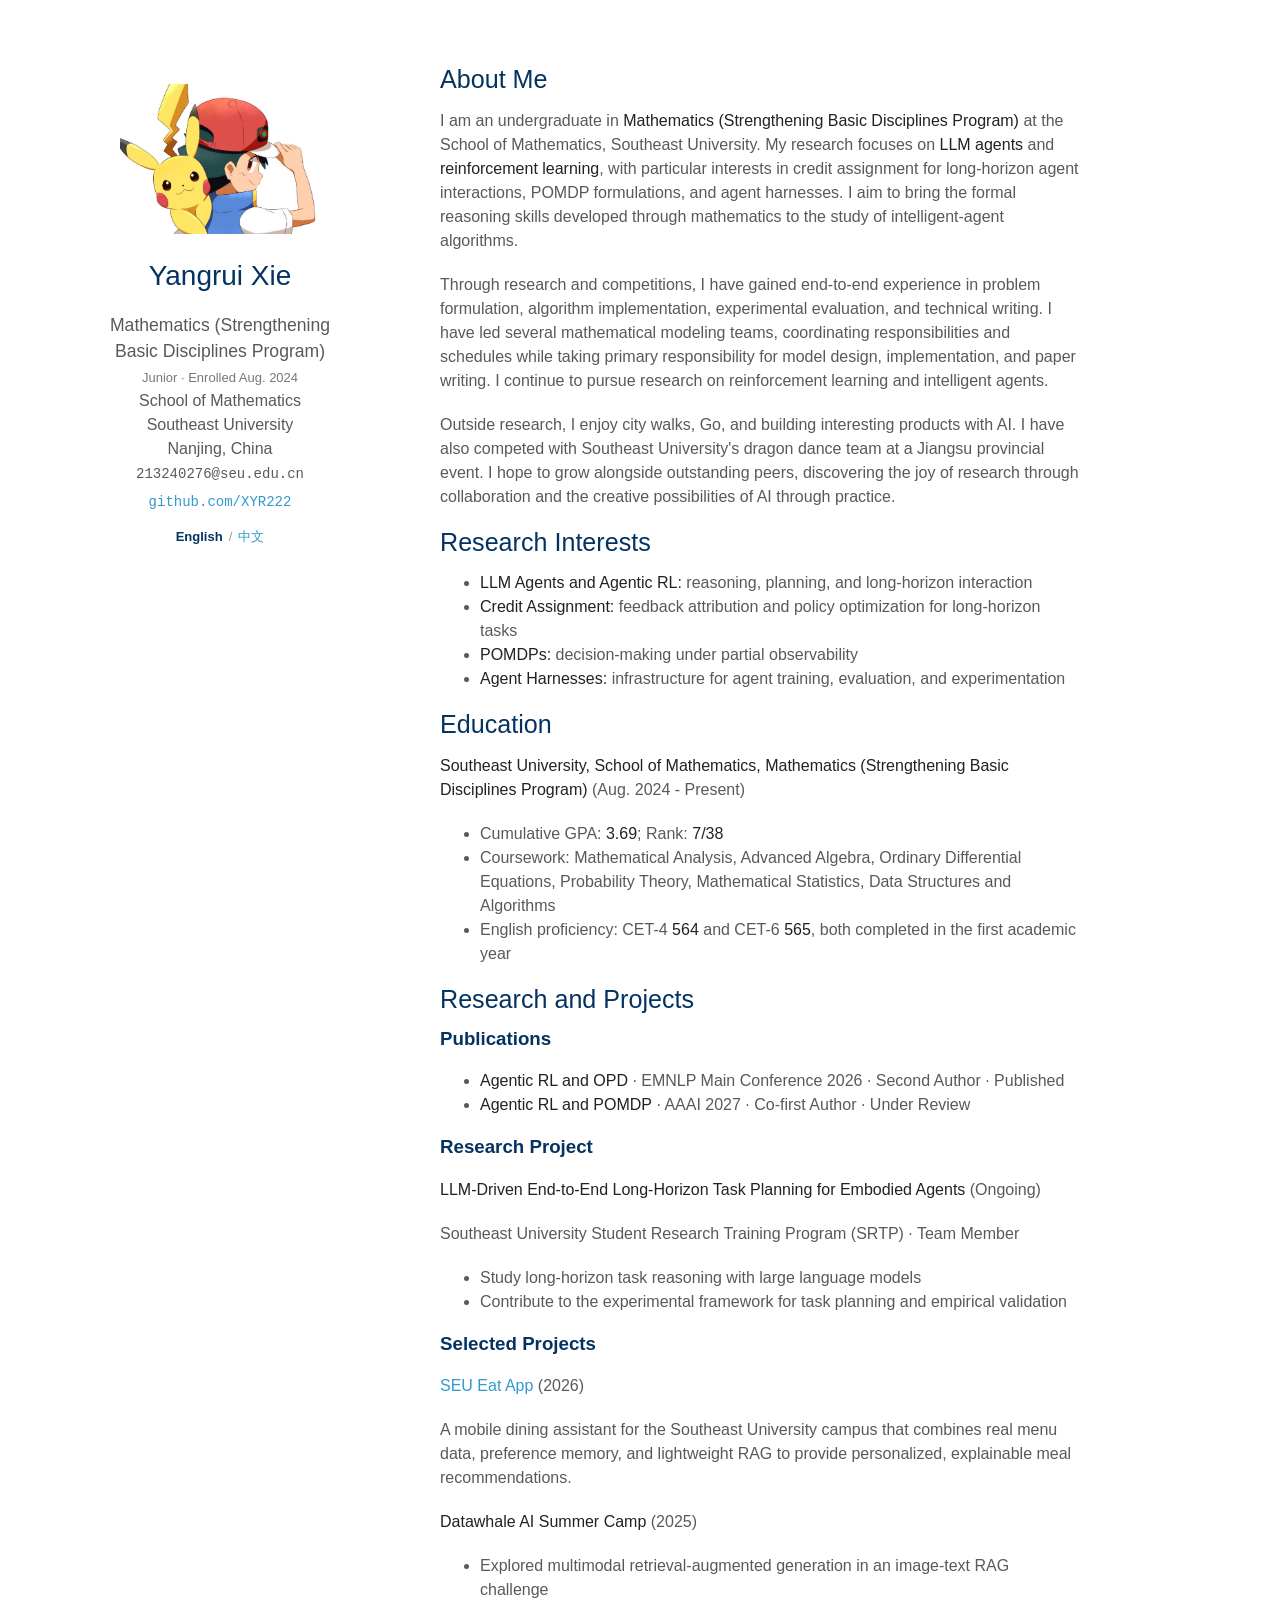
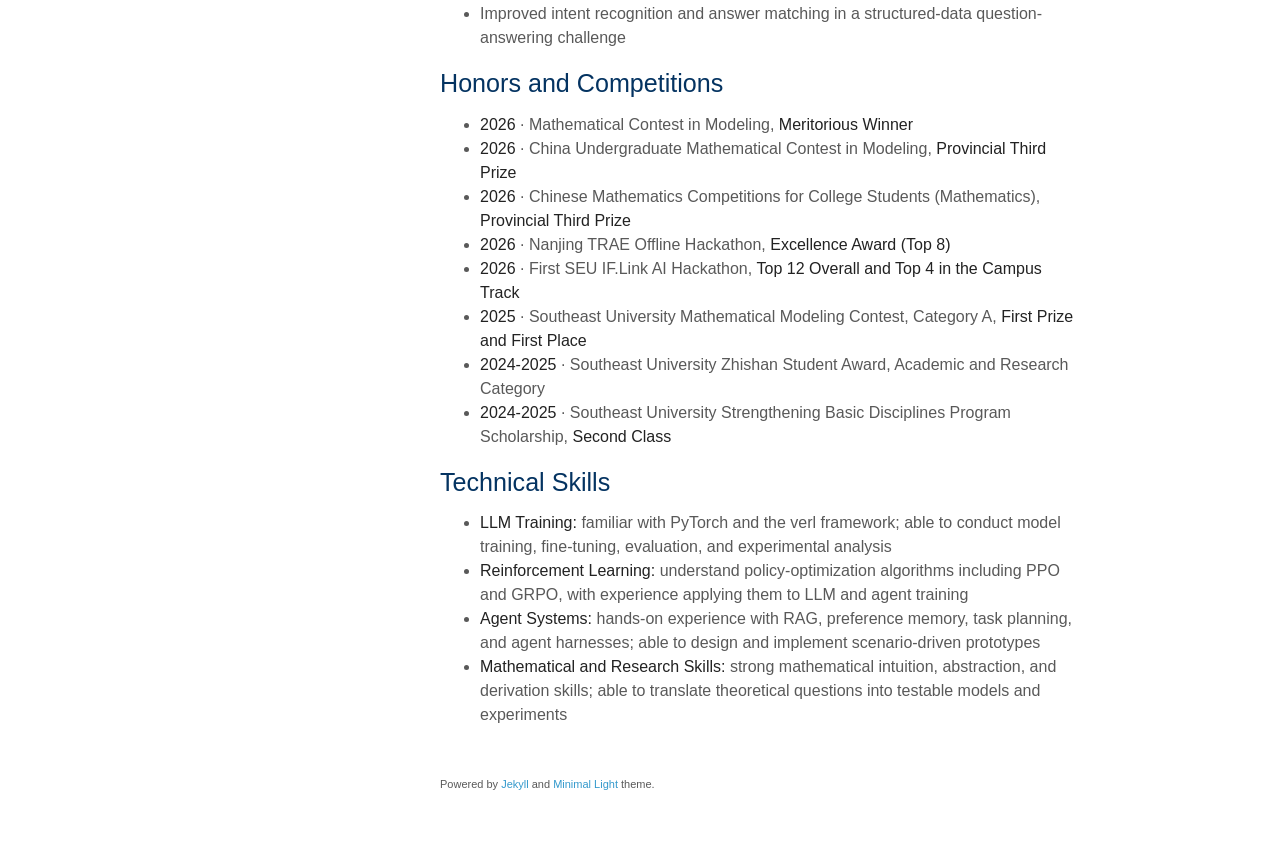
<file: index.html>
<!doctype html><html lang="en"><head>
  <meta charset="UTF-8"><meta name="viewport" content="width=device-width,initial-scale=1">
  <meta name="description" content="Academic homepage of Yangrui Xie. Research interests include LLM agents, reinforcement learning, credit assignment, and agent harnesses."><meta name="robots" content="noindex, nofollow, noarchive, nosnippet">
  <link rel="alternate" hreflang="en" href="/"><link rel="alternate" hreflang="zh-CN" href="/zh/"><link rel="alternate" hreflang="x-default" href="/">
  <link rel="icon" href="./assets/img/favicon.png" type="image/png"><title>Yangrui Xie | School of Mathematics, Southeast University</title>
  <link rel="stylesheet" href="./assets/css/font_sans_serif.css"><link rel="stylesheet" href="./assets/css/style.css"></head>
  <body><div class="wrapper"><header>
  <a class="image avatar"><img src="./assets/img/yangrui-xie.jpeg" alt="Yangrui Xie"></a>
  <h1>Yangrui Xie</h1><position style="font-size:1.10rem">Mathematics (Strengthening Basic Disciplines Program)</position><br>
  <div class="academic-status">Junior · Enrolled Aug. 2024</div>
  <a href="https://math.seu.edu.cn/"><autocolor>School of Mathematics<br>Southeast University</autocolor></a><br>
  <div class="address">Nanjing, China</div><email>213240276@seu.edu.cn</email>
  <div><a href="https://github.com/XYR222" style="display:block;margin:8px 0 0;font:14px/1.4 monospace,'Ubuntu Mono';text-align:center">github.com/XYR222</a></div>
  <nav class="language-switch" aria-label="Language"><a href="./" aria-current="page">English</a><span>/</span><a href="./zh/">中文</a></nav><br><br>
  </header><main><h2>About Me</h2>
<p>I am an undergraduate in <strong>Mathematics (Strengthening Basic Disciplines Program)</strong> at the School of Mathematics, Southeast University. My research focuses on <strong>LLM agents</strong> and <strong>reinforcement learning</strong>, with particular interests in credit assignment for long-horizon agent interactions, POMDP formulations, and agent harnesses. I aim to bring the formal reasoning skills developed through mathematics to the study of intelligent-agent algorithms.</p>
<p>Through research and competitions, I have gained end-to-end experience in problem formulation, algorithm implementation, experimental evaluation, and technical writing. I have led several mathematical modeling teams, coordinating responsibilities and schedules while taking primary responsibility for model design, implementation, and paper writing. I continue to pursue research on reinforcement learning and intelligent agents.</p>
<p>Outside research, I enjoy city walks, Go, and building interesting products with AI. I have also competed with Southeast University&#39;s dragon dance team at a Jiangsu provincial event. I hope to grow alongside outstanding peers, discovering the joy of research through collaboration and the creative possibilities of AI through practice.</p>
<h2>Research Interests</h2>
<ul>
<li><strong>LLM Agents and Agentic RL:</strong> reasoning, planning, and long-horizon interaction</li>
<li><strong>Credit Assignment:</strong> feedback attribution and policy optimization for long-horizon tasks</li>
<li><strong>POMDPs:</strong> decision-making under partial observability</li>
<li><strong>Agent Harnesses:</strong> infrastructure for agent training, evaluation, and experimentation</li>
</ul>
<h2>Education</h2>
<p><strong>Southeast University, School of Mathematics, Mathematics (Strengthening Basic Disciplines Program)</strong> (Aug. 2024 - Present)</p>
<ul>
<li>Cumulative GPA: <strong>3.69</strong>; Rank: <strong>7/38</strong></li>
<li>Coursework: Mathematical Analysis, Advanced Algebra, Ordinary Differential Equations, Probability Theory, Mathematical Statistics, Data Structures and Algorithms</li>
<li>English proficiency: CET-4 <strong>564</strong> and CET-6 <strong>565</strong>, both completed in the first academic year</li>
</ul>
<h2>Research and Projects</h2>
<h3>Publications</h3>
<div class="publications compact-publications"><ul>
    <li><strong>Agentic RL and OPD</strong> · EMNLP Main Conference 2026 · Second Author · Published</li>
    <li><strong>Agentic RL and POMDP</strong> · AAAI 2027 · Co-first Author · Under Review</li></ul></div>

<h3>Research Project</h3>
<p><strong>LLM-Driven End-to-End Long-Horizon Task Planning for Embodied Agents</strong> (Ongoing)</p>
<p>Southeast University Student Research Training Program (SRTP) · Team Member</p>
<ul>
<li>Study long-horizon task reasoning with large language models</li>
<li>Contribute to the experimental framework for task planning and empirical validation</li>
</ul>
<h3>Selected Projects</h3>
<p><strong><a href="https://github.com/XYR222/seu-eat-app">SEU Eat App</a></strong> (2026)</p>
<p>A mobile dining assistant for the Southeast University campus that combines real menu data, preference memory, and lightweight RAG to provide personalized, explainable meal recommendations.</p>
<p><strong>Datawhale AI Summer Camp</strong> (2025)</p>
<ul>
<li>Explored multimodal retrieval-augmented generation in an image-text RAG challenge</li>
<li>Improved intent recognition and answer matching in a structured-data question-answering challenge</li>
</ul>
<h2>Honors and Competitions</h2>
<ul>
<li><strong>2026</strong> · Mathematical Contest in Modeling, <strong>Meritorious Winner</strong></li>
<li><strong>2026</strong> · China Undergraduate Mathematical Contest in Modeling, <strong>Provincial Third Prize</strong></li>
<li><strong>2026</strong> · Chinese Mathematics Competitions for College Students (Mathematics), <strong>Provincial Third Prize</strong></li>
<li><strong>2026</strong> · Nanjing TRAE Offline Hackathon, <strong>Excellence Award (Top 8)</strong></li>
<li><strong>2026</strong> · First SEU IF.Link AI Hackathon, <strong>Top 12 Overall and Top 4 in the Campus Track</strong></li>
<li><strong>2025</strong> · Southeast University Mathematical Modeling Contest, Category A, <strong>First Prize and First Place</strong></li>
<li><strong>2024-2025</strong> · Southeast University Zhishan Student Award, Academic and Research Category</li>
<li><strong>2024-2025</strong> · Southeast University Strengthening Basic Disciplines Program Scholarship, <strong>Second Class</strong></li>
</ul>
<h2>Technical Skills</h2>
<ul>
<li><strong>LLM Training:</strong> familiar with PyTorch and the verl framework; able to conduct model training, fine-tuning, evaluation, and experimental analysis</li>
<li><strong>Reinforcement Learning:</strong> understand policy-optimization algorithms including PPO and GRPO, with experience applying them to LLM and agent training</li>
<li><strong>Agent Systems:</strong> hands-on experience with RAG, preference memory, task planning, and agent harnesses; able to design and implement scenario-driven prototypes</li>
<li><strong>Mathematical and Research Skills:</strong> strong mathematical intuition, abstraction, and derivation skills; able to translate theoretical questions into testable models and experiments</li>
</ul>
<br><p><small>Powered by <a href="https://jekyllrb.com/">Jekyll</a> and <a href="https://github.com/harryrichman/minimal-light-academic">Minimal Light</a> theme.</small></p></main><footer></footer></div>
  <script src="./assets/js/scale.fix.js"></script></body></html>
</file>
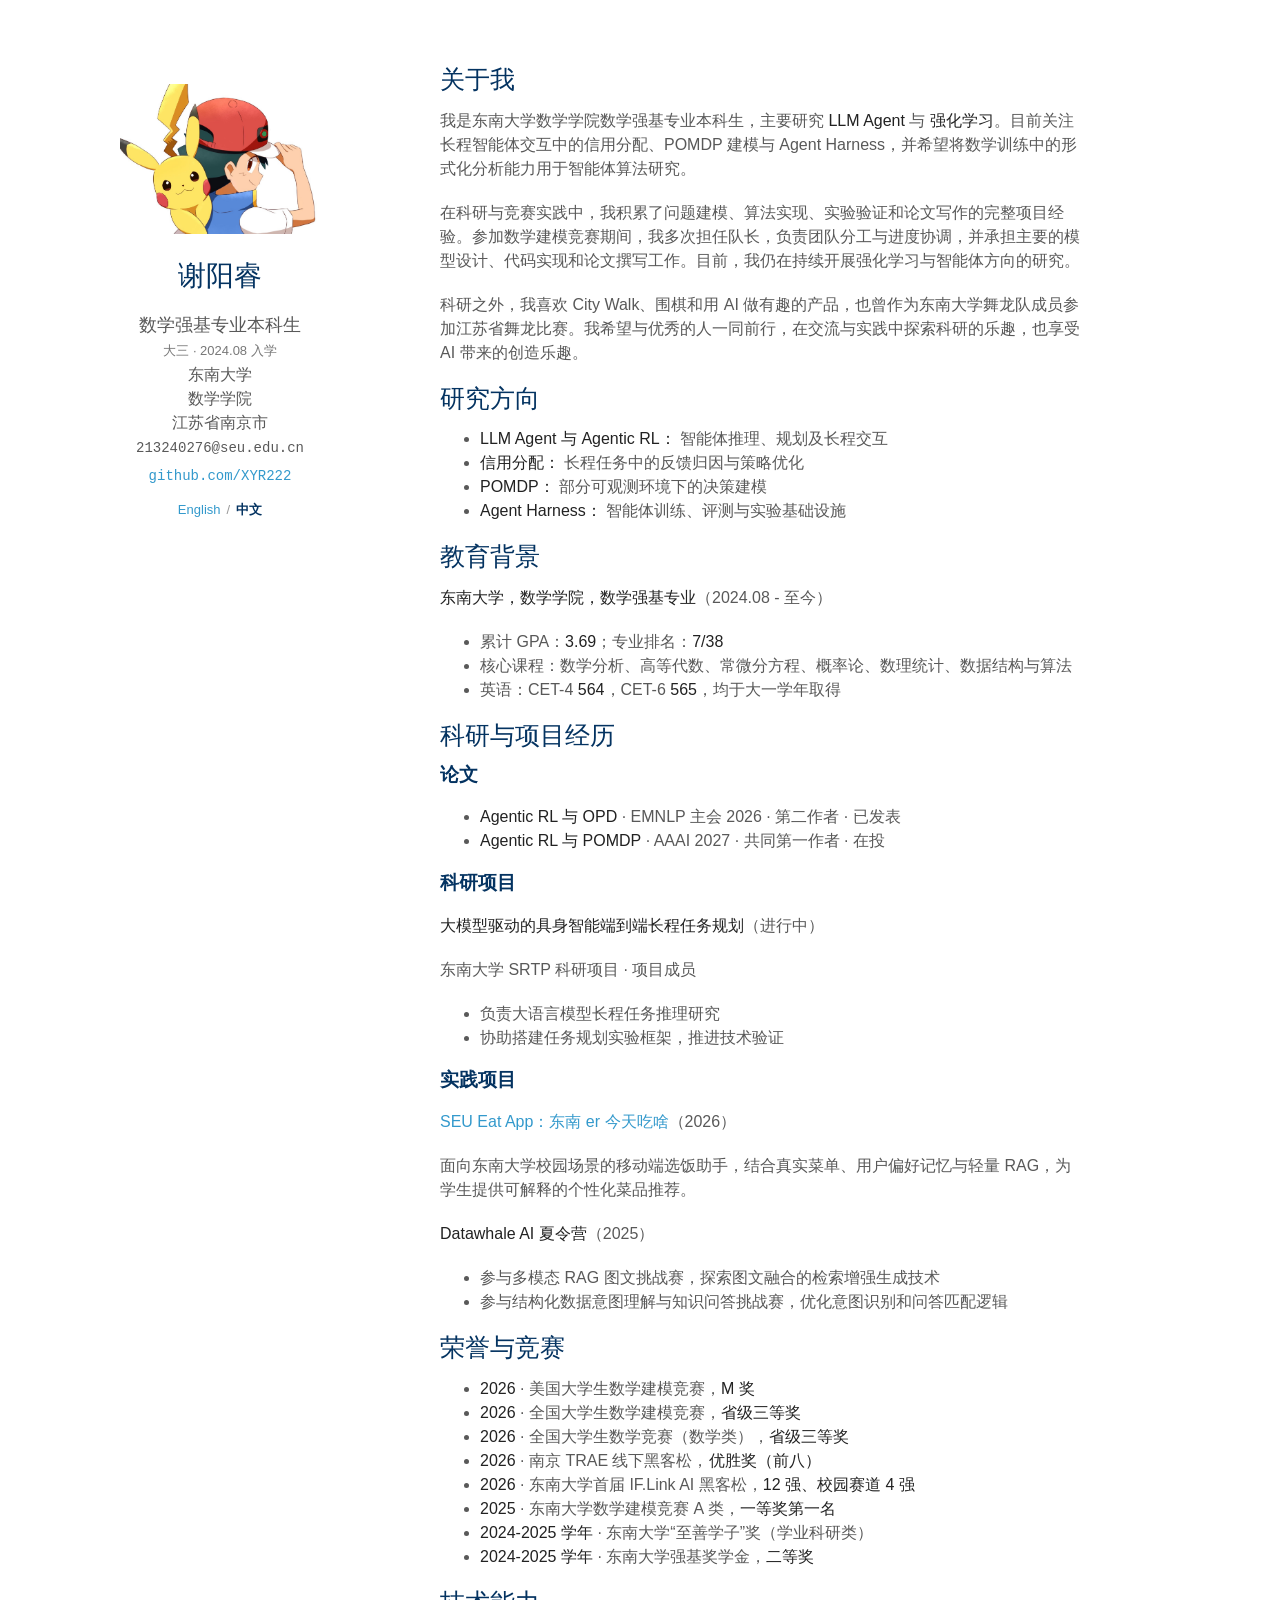
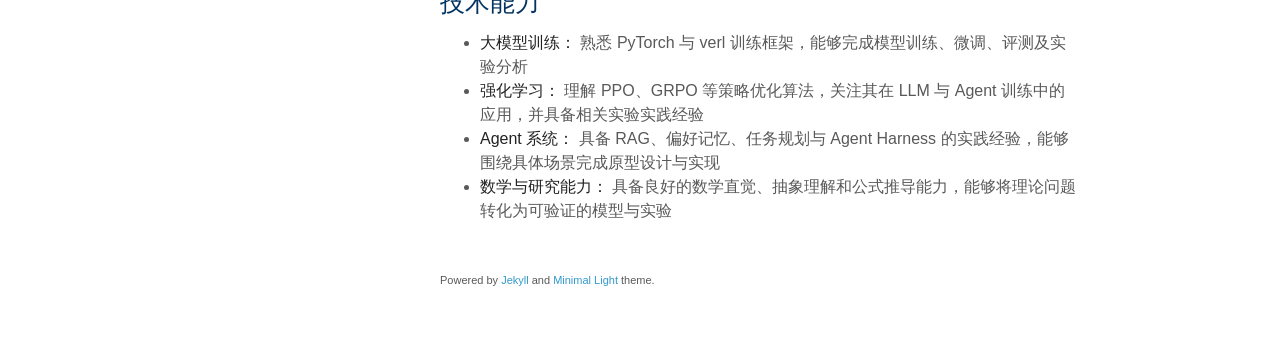
<file: zh/index.html>
<!doctype html><html lang="zh-CN"><head>
  <meta charset="UTF-8"><meta name="viewport" content="width=device-width,initial-scale=1">
  <meta name="description" content="谢阳睿的学术主页。研究方向包括 LLM Agent、强化学习、信用分配与 Agent Harness。"><meta name="robots" content="noindex, nofollow, noarchive, nosnippet">
  <link rel="alternate" hreflang="en" href="/"><link rel="alternate" hreflang="zh-CN" href="/zh/"><link rel="alternate" hreflang="x-default" href="/">
  <link rel="icon" href="../assets/img/favicon.png" type="image/png"><title>谢阳睿 | 东南大学数学学院</title>
  <link rel="stylesheet" href="../assets/css/font_sans_serif.css"><link rel="stylesheet" href="../assets/css/style.css"></head>
  <body><div class="wrapper"><header>
  <a class="image avatar"><img src="../assets/img/yangrui-xie.jpeg" alt="谢阳睿"></a>
  <h1>谢阳睿</h1><position style="font-size:1.10rem">数学强基专业本科生</position><br>
  <div class="academic-status">大三 · 2024.08 入学</div>
  <a href="https://math.seu.edu.cn/"><autocolor>东南大学<br>数学学院</autocolor></a><br>
  <div class="address">江苏省南京市</div><email>213240276@seu.edu.cn</email>
  <div><a href="https://github.com/XYR222" style="display:block;margin:8px 0 0;font:14px/1.4 monospace,'Ubuntu Mono';text-align:center">github.com/XYR222</a></div>
  <nav class="language-switch" aria-label="Language"><a href="../">English</a><span>/</span><a href="./" aria-current="page">中文</a></nav><br><br>
  </header><main><h2>关于我</h2>
<p>我是东南大学数学学院数学强基专业本科生，主要研究 <strong>LLM Agent</strong> 与 <strong>强化学习</strong>。目前关注长程智能体交互中的信用分配、POMDP 建模与 Agent Harness，并希望将数学训练中的形式化分析能力用于智能体算法研究。</p>
<p>在科研与竞赛实践中，我积累了问题建模、算法实现、实验验证和论文写作的完整项目经验。参加数学建模竞赛期间，我多次担任队长，负责团队分工与进度协调，并承担主要的模型设计、代码实现和论文撰写工作。目前，我仍在持续开展强化学习与智能体方向的研究。</p>
<p>科研之外，我喜欢 City Walk、围棋和用 AI 做有趣的产品，也曾作为东南大学舞龙队成员参加江苏省舞龙比赛。我希望与优秀的人一同前行，在交流与实践中探索科研的乐趣，也享受 AI 带来的创造乐趣。</p>
<h2>研究方向</h2>
<ul>
<li><strong>LLM Agent 与 Agentic RL：</strong> 智能体推理、规划及长程交互</li>
<li><strong>信用分配：</strong> 长程任务中的反馈归因与策略优化</li>
<li><strong>POMDP：</strong> 部分可观测环境下的决策建模</li>
<li><strong>Agent Harness：</strong> 智能体训练、评测与实验基础设施</li>
</ul>
<h2>教育背景</h2>
<p><strong>东南大学，数学学院，数学强基专业</strong>（2024.08 - 至今）</p>
<ul>
<li>累计 GPA：<strong>3.69</strong>；专业排名：<strong>7/38</strong></li>
<li>核心课程：数学分析、高等代数、常微分方程、概率论、数理统计、数据结构与算法</li>
<li>英语：CET-4 <strong>564</strong>，CET-6 <strong>565</strong>，均于大一学年取得</li>
</ul>
<h2>科研与项目经历</h2>
<h3>论文</h3>
<div class="publications compact-publications"><ul>
    <li><strong>Agentic RL 与 OPD</strong> · EMNLP 主会 2026 · 第二作者 · 已发表</li>
    <li><strong>Agentic RL 与 POMDP</strong> · AAAI 2027 · 共同第一作者 · 在投</li></ul></div>

<h3>科研项目</h3>
<p><strong>大模型驱动的具身智能端到端长程任务规划</strong>（进行中）</p>
<p>东南大学 SRTP 科研项目 · 项目成员</p>
<ul>
<li>负责大语言模型长程任务推理研究</li>
<li>协助搭建任务规划实验框架，推进技术验证</li>
</ul>
<h3>实践项目</h3>
<p><strong><a href="https://github.com/XYR222/seu-eat-app">SEU Eat App：东南 er 今天吃啥</a></strong>（2026）</p>
<p>面向东南大学校园场景的移动端选饭助手，结合真实菜单、用户偏好记忆与轻量 RAG，为学生提供可解释的个性化菜品推荐。</p>
<p><strong>Datawhale AI 夏令营</strong>（2025）</p>
<ul>
<li>参与多模态 RAG 图文挑战赛，探索图文融合的检索增强生成技术</li>
<li>参与结构化数据意图理解与知识问答挑战赛，优化意图识别和问答匹配逻辑</li>
</ul>
<h2>荣誉与竞赛</h2>
<ul>
<li><strong>2026</strong> · 美国大学生数学建模竞赛，<strong>M 奖</strong></li>
<li><strong>2026</strong> · 全国大学生数学建模竞赛，<strong>省级三等奖</strong></li>
<li><strong>2026</strong> · 全国大学生数学竞赛（数学类），<strong>省级三等奖</strong></li>
<li><strong>2026</strong> · 南京 TRAE 线下黑客松，<strong>优胜奖（前八）</strong></li>
<li><strong>2026</strong> · 东南大学首届 IF.Link AI 黑客松，<strong>12 强、校园赛道 4 强</strong></li>
<li><strong>2025</strong> · 东南大学数学建模竞赛 A 类，<strong>一等奖第一名</strong></li>
<li><strong>2024-2025 学年</strong> · 东南大学“至善学子”奖（学业科研类）</li>
<li><strong>2024-2025 学年</strong> · 东南大学强基奖学金，<strong>二等奖</strong></li>
</ul>
<h2>技术能力</h2>
<ul>
<li><strong>大模型训练：</strong> 熟悉 PyTorch 与 verl 训练框架，能够完成模型训练、微调、评测及实验分析</li>
<li><strong>强化学习：</strong> 理解 PPO、GRPO 等策略优化算法，关注其在 LLM 与 Agent 训练中的应用，并具备相关实验实践经验</li>
<li><strong>Agent 系统：</strong> 具备 RAG、偏好记忆、任务规划与 Agent Harness 的实践经验，能够围绕具体场景完成原型设计与实现</li>
<li><strong>数学与研究能力：</strong> 具备良好的数学直觉、抽象理解和公式推导能力，能够将理论问题转化为可验证的模型与实验</li>
</ul>
<br><p><small>Powered by <a href="https://jekyllrb.com/">Jekyll</a> and <a href="https://github.com/harryrichman/minimal-light-academic">Minimal Light</a> theme.</small></p></main><footer></footer></div>
  <script src="../assets/js/scale.fix.js"></script></body></html>
</file>
<file: assets/css/font_sans_serif.css>
body {
  background-color: #fff;
  font: 16px/1.5 Calibri, -apple-system, BlinkMacSystemFont, "Segoe UI", Roboto, Oxygen, Ubuntu, Cantarell, "Fira Sans", "Droid Sans", "Helvetica Neue", Arial, sans-serif, "Apple Color Emoji", "Segoe UI Emoji", "Segoe UI Symbol";
  color: #595959;
  font-weight: 400;
}
</file>
<file: assets/css/style.css>
body{margin:0;padding:0}code{font-size:10pt}.pub-row,.note-row{display:flex;align-items:center}.social-icons a{display:inline-block;height:2.4rem;width:2.4rem;background-color:rgba(0,0,0,0);color:#043361 !important;border-radius:100%;text-align:center;font-size:1.15rem;line-height:2.5rem;margin-right:1rem}.social-icons a:last-child{margin-right:0}.social-icons a:hover{background-color:#fff;color:#000;transform:scale(1.2)}.icon-button{background-color:#fff;border-radius:3.6rem;cursor:pointer;display:inline-block;font-size:2rem;height:3.6rem;line-height:3.6rem;margin:0 5px;position:relative;text-align:center;-webkit-user-select:none;-moz-user-select:none;-ms-user-select:none;user-select:none;width:3.6rem}.icon-button span{border-radius:0;display:block;height:0;left:50%;margin:0;position:absolute;top:50%;-webkit-transition:all .3s;-moz-transition:all .3s;-o-transition:all .3s;transition:all .3s;width:0}.icon-button:hover span{width:3.6rem;height:3.6rem;border-radius:3.6rem;margin:-1.8rem}.twitter span{background-color:#4099ff}.facebook span{background-color:#4286f4}.linkedin span{background-color:#0077b5}.github span{background-color:#000}email{font-size:14px;font-family:monospace,"Ubuntu Mono";white-space:nowrap;margin-left:-100%;margin-right:-100%}.icon-button i{background:none;color:#fff;height:3.6rem;left:0;line-height:3.6rem;position:absolute;top:0;-webkit-transition:all .3s;-moz-transition:all .3s;-o-transition:all .3s;transition:all .3s;width:3.6rem;z-index:10}.icon-button .icon-twitter{color:#4099ff}.icon-button .icon-facebook{color:#4286f4}.icon-button .icon-github{color:#000}.icon-button .icon-linkedin{color:#0077b5}.icon-button:hover .icon-twitter,.icon-button:hover .icon-facebook,.icon-button:hover .icon-github,.icon-button:hover .icon-linkedin{color:#fff}autocolor{color:#595959}lightonly{visibility:visible}darkonly{visibility:hidden}education{font-weight:500;font-size:115%}papertitle{font-weight:600;font-size:100%}.image{border-radius:.35em;border:0;display:inline-block;position:relative}.image:before{-moz-transition:opacity .2s ease-in-out;-webkit-transition:opacity .2s ease-in-out;-ms-transition:opacity .2s ease-in-out;transition:opacity .2s ease-in-out;border-radius:.35em;content:"";display:block;height:100%;left:0;opacity:.5;position:absolute;top:0;width:100%}.image.avatar:before{display:none}.image.avatar img{width:200px;border-radius:15%;margin:20px 10px;padding:0}#header .image.avatar{margin:0 0 1em 0;width:8em}h3,h4,h5,h6{font-weight:600;color:#043361;margin:0 0 20px}h1{font-weight:500;color:#043361;margin:0 0 20px}h2{color:#043361;font-weight:500;margin:2px 0px 15px;font-size:157%}p,ul,ol,table,pre,dl{margin:0 0 20px}h1,h2,h3{line-height:1.1}h1{font-size:28px}a{color:#39c;text-decoration:none}a:hover{color:#069}a small{font-size:11px;color:#777;margin-top:-0.3em;display:block}a:hover small{color:#777}.wrapper{width:1080px;margin:0 auto}blockquote{border-left:1px solid #e5e5e5;margin:1em 10px;padding:0 0 0 20px;font-style:italic}code,pre{font-family:Monaco,Bitstream Vera Sans Mono,Lucida Console,Terminal,Consolas,Liberation Mono,DejaVu Sans Mono,Courier New,monospace;color:#333;background-color:#f8f8f8;border-radius:2px;padding:.2rem 0}pre{padding:8px 15px;background:#f8f8f8;border-radius:5px;border:1px solid #e5e5e5;overflow-x:auto}table{width:100%;border-collapse:collapse}th,td{text-align:left;padding:5px 10px;border-bottom:1px solid #e5e5e5}dt{color:#444;font-weight:500}th{color:#444}header{width:240px;float:left;position:fixed;-webkit-font-smoothing:subpixel-antialiased;padding-top:4em;text-align:center}header ul{list-style:none;height:40px;padding:0;background:#f4f4f4;border-radius:5px;border:1px solid #e0e0e0;width:270px}header li{width:89px;float:left;border-right:1px solid #e0e0e0;height:40px}header li:first-child a{border-radius:5px 0 0 5px}header li:last-child a{border-radius:0 5px 5px 0}header ul a{line-height:1;font-size:11px;color:#999;display:block;text-align:center;padding-top:6px;height:34px}header ul a:hover{color:#999}header ul a:active{background-color:#f0f0f0}strong{color:#222;font-weight:500}header ul li+li+li{border-right:none;width:89px}header ul a strong{font-size:14px;display:block;color:#222}main{width:640px;float:right;padding-top:4em;padding-bottom:50px;padding-right:100px}small{font-size:11px}hr{border:0;background:#e5e5e5;height:1px;margin:0 0 20px}footer{width:232px;float:left;position:fixed;bottom:30px;-webkit-font-smoothing:subpixel-antialiased;text-align:center}@media print,screen and (max-width: 1040px){.pub-row,.note-row{display:flex;align-items:center}div.wrapper{width:auto;margin:0}header,main,footer{float:none;position:static;width:auto}header{padding-right:320px}main{border:1px solid #e5e5e5;border-width:1px 0;padding:20px 0;margin:0 0 20px}header a small{display:inline}header ul{position:absolute;right:50px;top:52px}.image.avatar img{width:170px}#head1o2{visibility:hidden}#head2o2{visibility:hidden}}@media print,screen and (max-width: 1040px){body{word-wrap:break-word;padding:15px}.pub-row,note-row{display:flex;align-items:center}header{padding:0}pre,code{word-wrap:normal}}@media print,screen and (max-width: 480px){.pub-row,note-row{display:block;align-items:center}body{padding:15px}header ul{width:99%}header li,header ul li+li+li{width:33%}.image.avatar img{width:140px}#head1o2{visibility:hidden}#head2o2{visibility:hidden}}@media print{body{padding:.4in;font-size:12pt;color:#444}}.biblink{text-decoration:none;display:inline;margin-right:0px}.fakelink{text-decoration:none;cursor:pointer}.bibref{font-size:70%;margin-top:10px;margin-left:0px;display:none;font-family:monospace}.badge{display:inline-block;padding:.25em .4em;font-size:75%;font-weight:700;line-height:1;text-align:center;white-space:nowrap;vertical-align:baseline;border-radius:.25rem;transition:color .15s ease-in-out,background-color .15s ease-in-out,border-color .15s ease-in-out,box-shadow .15s ease-in-out}.badge{color:#fff !important;border-radius:.125rem;-webkit-box-shadow:0 2px 5px 0 rgba(0,0,0,.16),0 2px 10px 0 rgba(0,0,0,.12);box-shadow:0 2px 5px 0 rgba(0,0,0,.16),0 2px 10px 0 rgba(0,0,0,.12)}:root{--global-bg-color: #ffffff;--global-code-bg-color: rgba(181, 9, 172, 0.05);--global-text-color: #000000;--global-text-color-light: #828282;--global-theme-color: #002D72;--global-hover-color: #ffb81c;--global-footer-bg-color: #1c1c1c;--global-footer-text-color: #e8e8e8;--global-footer-link-color: #ffffff;--global-distill-app-color: #828282}@media print,screen and (min-width: 480px){.col-sm-9{width:100%}}.publications{margin-top:0}.publications h1{color:var(--global-theme-color);font-size:2rem;text-align:center;margin-top:1em;margin-bottom:1em}.publications h2{margin-bottom:1rem}.publications h2 span{font-size:1.5rem}.publications h2.year{color:#e8e8e8;border-top:1px solid #e8e8e8;margin-top:2rem;margin-bottom:0rem;text-align:right}.publications ol.bibliography{list-style:none;padding:0;margin-top:0}.publications ol.bibliography li{margin-bottom:.5rem}.publications ol.bibliography li .abbr{height:8rem;margin-bottom:.5rem}.publications ol.bibliography li .abbr abbr{display:inline-block;background-color:var(--global-theme-color);padding-left:1rem;padding-right:1rem;position:absolute;top:8px;left:16px}.publications ol.bibliography li .abbr abbr a{color:#fff}.publications ol.bibliography li .abbr abbr a:hover{text-decoration:none}.publications ol.bibliography li .abbr .award{color:var(--global-theme-color) !important;border:1px solid var(--global-theme-color)}.publications ol.bibliography li .title{font-weight:bolder}.publications ol.bibliography li .author a{border-bottom:1px var(--global-theme-color)}.publications ol.bibliography li .author a:hover{border-bottom-style:solid;text-decoration:none}.publications ol.bibliography li .author>em{border-bottom:1px solid;font-style:normal}.publications ol.bibliography li .links a.btn{color:#000;border:1px solid #000;padding-left:.5rem;padding-right:.5rem;padding-top:.1rem;padding-bottom:.1rem}.publications ol.bibliography li .links a.btn:hover{color:var(--global-theme-color);border-color:var(--global-theme-color)}.publications ol.bibliography li .hidden{font-size:.875rem;max-height:0px;overflow:hidden;text-align:justify;-webkit-transition:.15s ease;-moz-transition:.15s ease;-ms-transition:.15s ease;-o-transition:.15s ease;transition:all .15s ease}.publications ol.bibliography li .hidden p{line-height:1.4em;margin:10px}.publications ol.bibliography li .hidden pre{font-size:1em;line-height:1.4em;padding:10px}.publications ol.bibliography li .hidden.open{max-height:100em;-webkit-transition:.15s ease;-moz-transition:.15s ease;-ms-transition:.15s ease;-o-transition:.15s ease;transition:all .15s ease}.publications ol.bibliography li div.abstract.hidden{border:dashed 1px var(--global-bg-color)}.publications ol.bibliography li div.abstract.hidden.open{border-color:var(--global-text-color)}.publications ol.bibliography li .teaser{border-radius:8px;box-shadow:3px 3px 6px #888;height:123px;width:180px;margin-top:5px;margin-left:5px;margin-bottom:5px;object-fit:cover}.notes ul.notes_list li .links a.btn{color:#000;border:1px solid #000;padding-left:.5rem;padding-right:.5rem;padding-top:.1rem;padding-bottom:.1rem}.notes ul.notes_list li .links a.btn:hover{color:var(--global-theme-color);border-color:var(--global-theme-color)}.notes ul.notes_list li .teaser{border-radius:8px;box-shadow:3px 3px 6px #888;height:123px;width:180px;margin-top:5px;margin-left:5px;margin-bottom:5px;object-fit:cover}.language-switch{margin-top:14px;font-size:13px}.academic-status{margin:3px 0 2px;color:#777;font-size:13px}.language-switch span{margin:0 6px;color:#999}.language-switch a[aria-current=page]{color:#043361;font-weight:600;cursor:default;text-decoration:none}
.social-icons a.github-profile-link{display:block;width:auto;font-size:14px;font-family:monospace,"Ubuntu Mono";line-height:1.4;margin-top:8px!important;margin-right:0!important}
</file>
